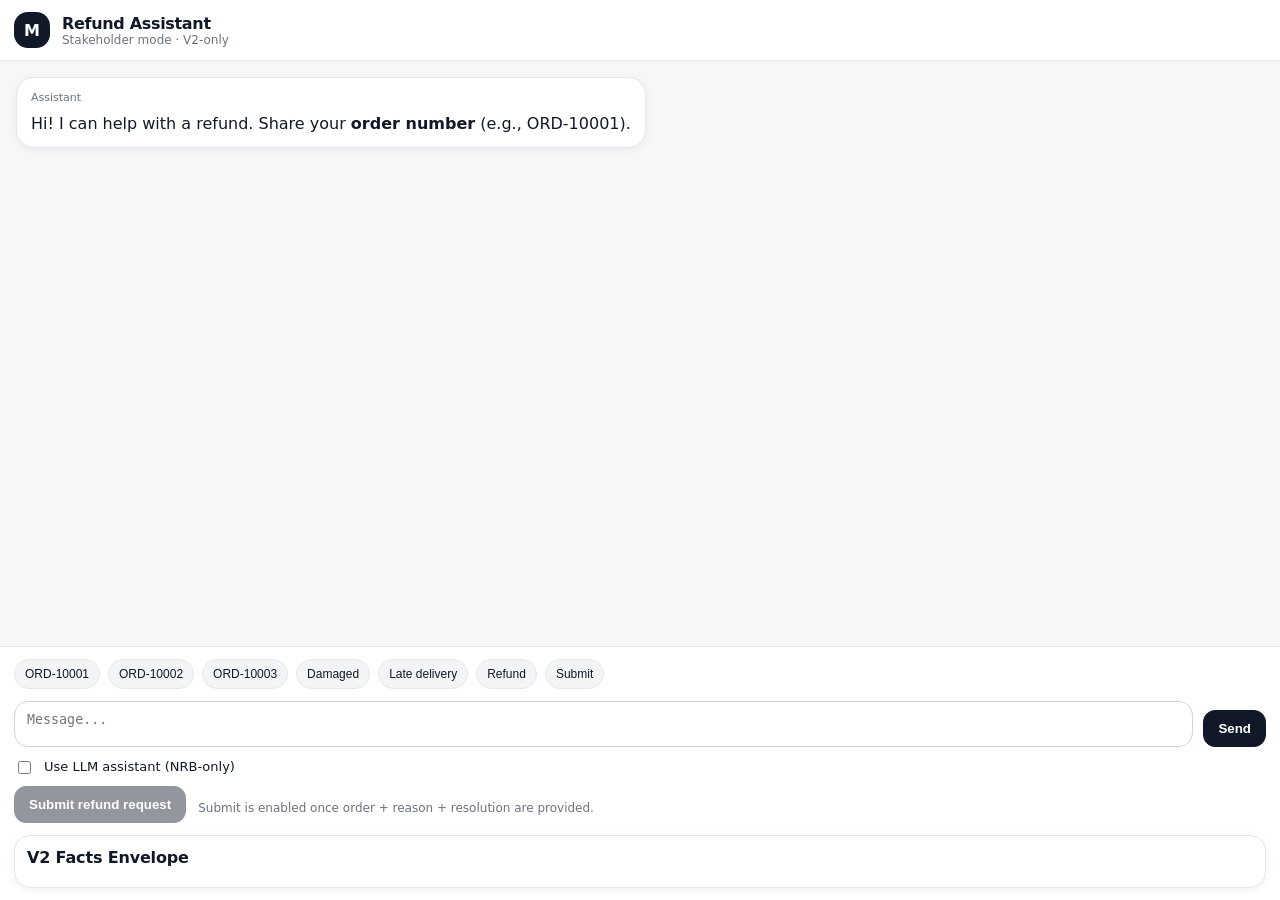
<file: templates/app.html>
<!doctype html>
<html lang="en">
<head>
  <meta charset="utf-8"/>
  <meta name="viewport" content="width=device-width,initial-scale=1"/>
  <title>Manithy Refund Demo</title>
  <link rel="stylesheet" href="/static/styles.css"/>
</head>
<body data-mode="{{ mode }}">
  <div class="app">
    <div id="backdrop" class="backdrop"></div>
    <aside id="devSidebar" class="sidebar hidden">
      <div class="sidebarHeader">
        <div>
          <div class="sidebarTitle">Developer</div>
          <div class="sidebarSub">Gated preview · no downloads</div>
        </div>
        <button id="closeDev" class="iconBtn" title="Close">✕</button>
      </div>

      <div class="tokenBox">
        <label>Dev token</label>
        <input id="devToken" type="password" placeholder="MANITHY_DEV_TOKEN"/>
        <button id="saveToken" class="btnSecondary">Save</button>
        <div id="devStatus" class="muted"></div>
      </div>

      <div class="devActions">
        <button id="btnReplay" class="btnSecondary" disabled>Replay PASS/FAIL</button>
      </div>

      <div class="divider"></div>

      <div class="artifactsHeader">
        <div class="sidebarTitleSm">Artifacts (inline)</div>
        <div class="muted">RB_INTERNAL / RB_PROOF preview</div>
      </div>
      <div id="artifactList" class="artifactList"></div>

      <div class="divider"></div>

      <div class="overrideBox">
        <div class="sidebarTitleSm">Override</div>
        <div class="muted">Only when AU = REQUIRE_OVERRIDE</div>
        <input id="opId" placeholder="operator_id" />
        <select id="ovDecision">
          <option value="APPROVE">APPROVE</option>
          <option value="DENY">DENY</option>
        </select>
        <select id="ovReason">
          <option value="POLICY_EXCEPTION">POLICY_EXCEPTION</option>
          <option value="CUSTOMER_CARE">CUSTOMER_CARE</option>
          <option value="FRAUD_REVIEW">FRAUD_REVIEW</option>
          <option value="OTHER">OTHER</option>
        </select>
        <button id="btnOverride" class="btnPrimary" disabled>Commit Override</button>
        <div id="overrideStatus" class="muted"></div>
      </div>
    </aside>

    <main class="main">
      <header class="topbar">
        <div class="brand">
          <div class="logo">M</div>
          <div>
            <div class="brandTitle">Refund Assistant</div>
            <div class="brandSub">Stakeholder mode · V2-only</div>
          </div>
        </div>
        <div class="topActions">
          <button id="openDev" class="iconBtn" title="Developer">🛠</button>
        </div>
      </header>

      <section id="chat" class="chat"></section>

      <section class="composer">
        <div class="chips">
          <button class="chip" data-msg="My order is ORD-10001">ORD-10001</button>
          <button class="chip" data-msg="My order is ORD-10002">ORD-10002</button>
          <button class="chip" data-msg="My order is ORD-10003">ORD-10003</button>
          <button class="chip" data-msg="Damaged">Damaged</button>
          <button class="chip" data-msg="Late delivery">Late delivery</button>
          <button class="chip" data-msg="Refund">Refund</button>
          <button class="chip" id="chipSubmit">Submit</button>
        </div>

        <div class="composeRow">
          <textarea id="input" rows="1" placeholder="Message..." autofocus></textarea>
          <button id="send" class="btnPrimary">Send</button>
        </div>

        <div class="llmRow">
          <label class="llmToggle">
            <input type="checkbox" id="llmToggle">
            <span>Use LLM assistant (NRB-only)</span>
          </label>
          <span id="llmBadge" class="muted"></span>
        </div>

        <div class="submitRow">
          <button id="submitRefund" class="btnPrimary" disabled>Submit refund request</button>
          <div class="muted" id="submitHint">Submit is enabled once order + reason + resolution are provided.</div>
        </div>

        <div class="v2panel">
          <div class="panelTitle">V2 Facts Envelope</div>
          <pre id="v2json" class="json"></pre>
        </div>
      </section>
    </main>
  </div>

  <script src="/static/app.js"></script>
</body>
</html>
</file>
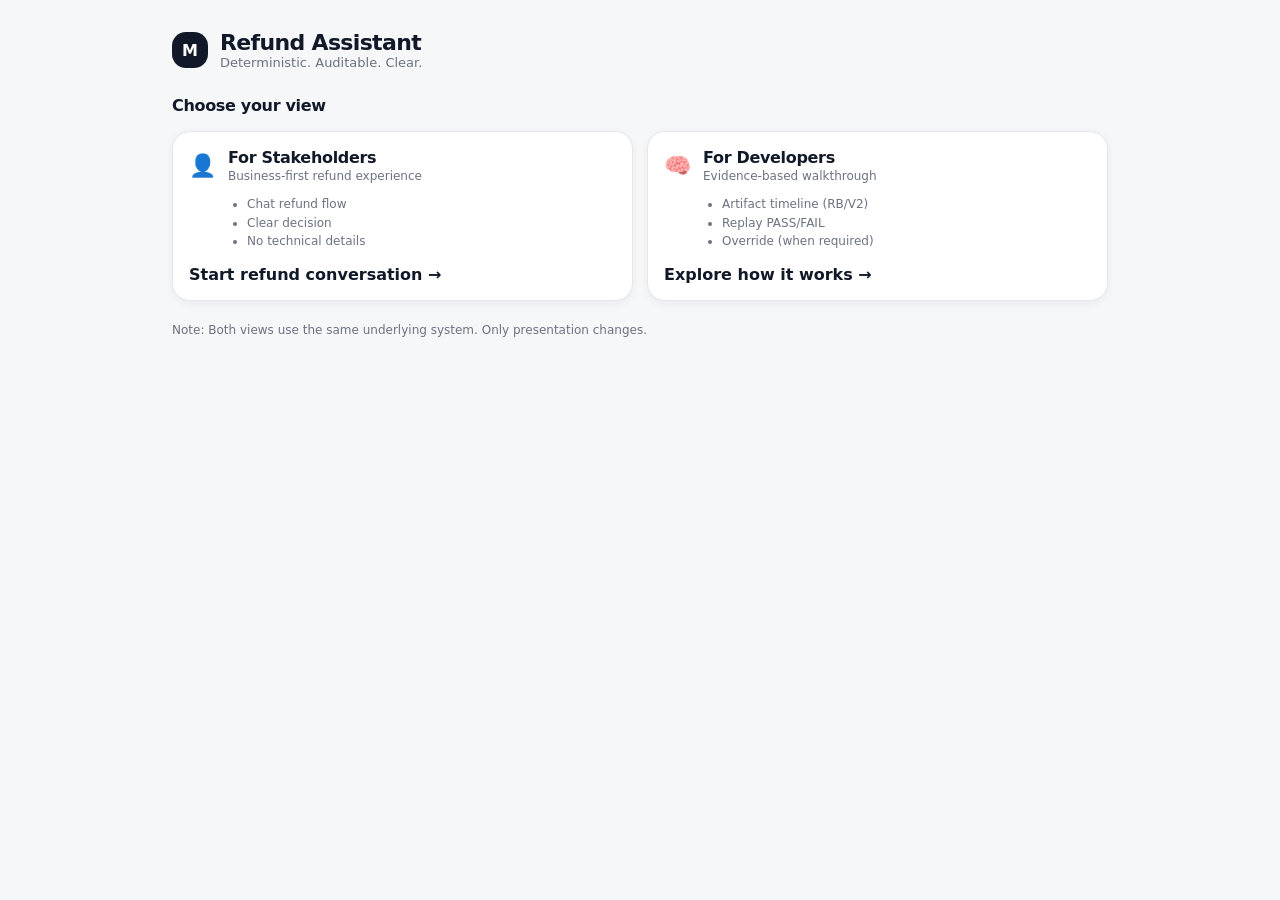
<file: templates/home.html>
<!doctype html>
<html lang="en">
<head>
  <meta charset="utf-8"/>
  <meta name="viewport" content="width=device-width, initial-scale=1"/>
  <title>Refund Assistant — Mode</title>
  <link rel="stylesheet" href="/static/styles.css"/>
</head>
<body>
  <div class="homeWrap">
    <div class="homeTop">
      <div class="logo">M</div>
      <div>
        <div class="homeTitle">Refund Assistant</div>
        <div class="homeSub">Deterministic. Auditable. Clear.</div>
      </div>
    </div>

    <div class="homeSectionTitle">Choose your view</div>

    <div class="homeGrid">
      <a class="modeCard" href="/stakeholder" aria-label="Stakeholder view">
        <div class="modeHead">
          <div class="modeIcon">👤</div>
          <div>
            <div class="modeTitle">For Stakeholders</div>
            <div class="modeSub">Business-first refund experience</div>
          </div>
        </div>
        <ul class="modeList">
          <li>Chat refund flow</li>
          <li>Clear decision</li>
          <li>No technical details</li>
        </ul>
        <div class="modeCta">Start refund conversation →</div>
      </a>

      <a class="modeCard" href="/developer" aria-label="Developer view">
        <div class="modeHead">
          <div class="modeIcon">🧠</div>
          <div>
            <div class="modeTitle">For Developers</div>
            <div class="modeSub">Evidence-based walkthrough</div>
          </div>
        </div>
        <ul class="modeList">
          <li>Artifact timeline (RB/V2)</li>
          <li>Replay PASS/FAIL</li>
          <li>Override (when required)</li>
        </ul>
        <div class="modeCta">Explore how it works →</div>
      </a>
    </div>

    <div class="homeNote">
      Note: Both views use the same underlying system. Only presentation changes.
    </div>
  </div>
</body>
</html>
</file>
<file: static/styles.css>
*{box-sizing:border-box}
html,body{height:100%;margin:0;font-family:ui-sans-serif,system-ui,-apple-system,Segoe UI,Roboto,Helvetica,Arial;color:#111827;background:#f6f7f9}
:root{
  --bg:#f6f7f9;
  --panel:#ffffff;
  --panel2:#ffffff;
  --text:#111827;
  --muted:#6b7280;
  --border:#e5e7eb;
  --shadow:0 10px 30px rgba(17,24,39,.06);
  --shadow2:0 2px 10px rgba(17,24,39,.06);
  --accent:#111827;
  --accentSoft:#111827;
  --chip:#f3f4f6;
  --chipHover:#e5e7eb;
  --danger:#dc2626;
}
a{color:inherit}
.app{display:flex;height:100%;min-width:0}

/* Sidebar (Developer drawer) */
.sidebar{
  width:360px;max-width:92vw;background:var(--panel);
  border-right:1px solid var(--border);
  padding:14px;overflow:auto;box-shadow:var(--shadow2)
}
.sidebar.hidden{display:none}
.sidebarHeader{display:flex;align-items:center;justify-content:space-between;margin-bottom:10px}
.sidebarTitle{font-weight:800;letter-spacing:-.02em}
.sidebarSub{color:var(--muted);font-size:12px}
.sidebarTitleSm{font-weight:750;font-size:13px}
.iconBtn{
  background:var(--panel);
  border:1px solid var(--border);
  color:var(--text);
  padding:8px 10px;border-radius:12px;cursor:pointer
}
.iconBtn:hover{background:#fafafa}
.tokenBox label{display:block;color:var(--muted);font-size:12px;margin-bottom:6px}
.tokenBox input,.overrideBox input,.overrideBox select{
  width:100%;padding:10px;border-radius:12px;border:1px solid var(--border);
  background:#fbfbfb;color:var(--text);outline:none;margin-bottom:8px
}
.btnPrimary{
  background:var(--accent);
  border:1px solid var(--accent);
  color:#ffffff;
  padding:10px 14px;border-radius:12px;font-weight:750;cursor:pointer
}
.btnPrimary:disabled{opacity:.45;cursor:not-allowed}
.btnSecondary{
  background:var(--panel);
  border:1px solid var(--border);
  color:var(--text);
  padding:10px 14px;border-radius:12px;font-weight:650;cursor:pointer
}
.btnSecondary:hover{background:#fafafa}
.btnSecondary:disabled{opacity:.45;cursor:not-allowed}
.muted{color:var(--muted);font-size:12px;margin-top:6px}
.divider{height:1px;background:var(--border);margin:12px 0}
.artifactList{display:flex;flex-direction:column;gap:10px}
.card{
  border:1px solid var(--border);background:var(--panel);
  border-radius:14px;padding:10px;box-shadow:var(--shadow2)
}
.cardHeader{display:flex;justify-content:space-between;gap:10px;align-items:flex-start}
.badge{
  font-size:11px;padding:2px 8px;border-radius:999px;
  border:1px solid var(--border);color:var(--muted);white-space:nowrap
}
.badge.rbint{background:#f9fafb}
.badge.rbproof{background:#f3f4f6}
.badge.v2{background:#111827;color:#fff;border-color:#111827}
pre{margin:8px 0 0;white-space:pre-wrap;word-break:break-word;font-size:12px;color:#111827}

/* Main */
.main{flex:1;display:flex;flex-direction:column;min-width:0}
.topbar{
  position:sticky;top:0;z-index:5;
  display:flex;justify-content:space-between;align-items:center;
  padding:12px 14px;border-bottom:1px solid var(--border);
  background:rgba(255,255,255,.92);backdrop-filter:blur(10px)
}
.brand{display:flex;gap:12px;align-items:center}
.logo{
  width:36px;height:36px;border-radius:14px;background:#111827;
  display:flex;align-items:center;justify-content:center;color:#ffffff;font-weight:900
}
.brandTitle{font-weight:850;letter-spacing:-.02em}
.brandSub{color:var(--muted);font-size:12px}
.chat{
  flex:1;overflow:auto;padding:16px;display:flex;flex-direction:column;gap:12px;
  background:linear-gradient(180deg,#f6f7f9, #f6f7f9 60%, #f6f7f9)
}
.msg{
  max-width:820px;padding:12px 14px;border-radius:18px;
  border:1px solid var(--border);line-height:1.45;box-shadow:var(--shadow2)
}
.msg.user{align-self:flex-end;background:#111827;color:#fff;border-color:#111827}
.msg.assistant{align-self:flex-start;background:var(--panel)}
.msg .role{font-size:11px;color:var(--muted);margin-bottom:6px}
.msg.user .role{color:rgba(255,255,255,.75)}
.msg.user strong{color:#fff}
.composer{
  border-top:1px solid var(--border);
  padding:12px 14px;background:rgba(255,255,255,.92);
  backdrop-filter:blur(10px)
}
.chips{
  display:flex;gap:8px;margin-bottom:10px;overflow:auto;padding-bottom:2px;
  -webkit-overflow-scrolling:touch
}
.chip{
  background:var(--chip);border:1px solid var(--border);color:var(--text);
  padding:7px 10px;border-radius:999px;cursor:pointer;font-size:12px;flex:0 0 auto
}
.chip:hover{background:var(--chipHover)}
.composeRow{display:flex;gap:10px;align-items:flex-end}
textarea{
  flex:1;resize:none;min-height:46px;max-height:160px;
  padding:10px 12px;border-radius:14px;border:1px solid var(--border);
  background:#fbfbfb;color:var(--text);outline:none
}
textarea:focus{background:#fff;border-color:#d1d5db}
.submitRow{display:flex;gap:12px;align-items:center;margin-top:10px;flex-wrap:wrap}
.v2panel{
  margin-top:12px;border:1px solid var(--border);border-radius:16px;
  background:var(--panel);padding:12px;box-shadow:var(--shadow2)
}
.panelTitle{font-weight:800;letter-spacing:-.01em;margin-bottom:8px}
.json{background:transparent;color:var(--text);font-size:12px}

/* Mobile + small screens */
@media (max-width: 900px){
  .sidebar{
    position:fixed;top:0;left:0;height:100%;z-index:30;
    transform:translateX(-110%);transition:transform .2s ease;
    border-right:1px solid var(--border)
  }
  .sidebar.open{transform:translateX(0)}
  .sidebar.hidden{display:block} /* use transform instead on mobile */
  .backdrop{
    position:fixed;inset:0;background:rgba(0,0,0,.35);
    z-index:25;display:none
  }
  .backdrop.show{display:block}
  .chat{padding:12px}
  .msg{max-width:92%}
  .composer{padding:12px; padding-bottom: calc(12px + env(safe-area-inset-bottom))}
}


/* NRB cards (knowledge realism) */
.nrbCards{display:grid;grid-template-columns:1fr;gap:10px;margin-bottom:8px}
.nrbCard{border:1px solid var(--border);background:var(--panel);border-radius:14px;padding:10px;box-shadow:var(--shadow2)}
.nrbTitle{font-weight:800;margin-bottom:6px}
.nrbRow{display:flex;justify-content:space-between;gap:10px;color:var(--muted);font-size:12px;margin:4px 0}
.nrbRow strong{color:var(--text);font-weight:750}
.nrbBody{color:var(--text);font-size:12px;line-height:1.4}
.nrbSmall{color:var(--muted);font-size:11px;margin-top:6px}
@media (min-width: 900px){.nrbCards{grid-template-columns:1fr 1fr}}

/* Home / Mode selector */
.homeWrap{min-height:100vh;display:flex;flex-direction:column;gap:16px;max-width:980px;margin:0 auto;padding:22px}
.homeTop{display:flex;gap:12px;align-items:center;margin-top:8px}
.homeTitle{font-weight:900;letter-spacing:-.03em;font-size:22px}
.homeSub{color:var(--muted);font-size:13px}
.homeSectionTitle{margin-top:10px;font-weight:850;letter-spacing:-.02em}
.homeGrid{display:grid;grid-template-columns:1fr 1fr;gap:14px}
.modeCard{display:block;text-decoration:none;color:inherit;border:1px solid var(--border);background:var(--panel);
  border-radius:18px;padding:16px;box-shadow:var(--shadow2)}
.modeCard:hover{background:#fafafa}
.modeHead{display:flex;gap:12px;align-items:center}
.modeIcon{font-size:22px}
.modeTitle{font-weight:900;letter-spacing:-.02em}
.modeSub{color:var(--muted);font-size:12px;margin-top:2px}
.modeList{margin:12px 0 0 18px;color:var(--muted);font-size:12px;line-height:1.55}
.modeCta{margin-top:14px;font-weight:800}
.homeNote{margin-top:6px;color:var(--muted);font-size:12px}
.switchLink{display:inline-flex;align-items:center;gap:8px;padding:8px 10px;border-radius:12px;
  border:1px solid var(--border);text-decoration:none;color:var(--text);background:var(--panel)}
.switchLink:hover{background:#fafafa}
@media (max-width: 900px){.homeGrid{grid-template-columns:1fr}}


.llmRow{
  display:flex;
  align-items:center;
  gap:12px;
  margin-top:10px;
}
.llmToggle{
  display:flex;
  align-items:center;
  gap:10px;
  font-size:13px;
  user-select:none;
}
.llmToggle input{ transform: translateY(1px); }
</file>
